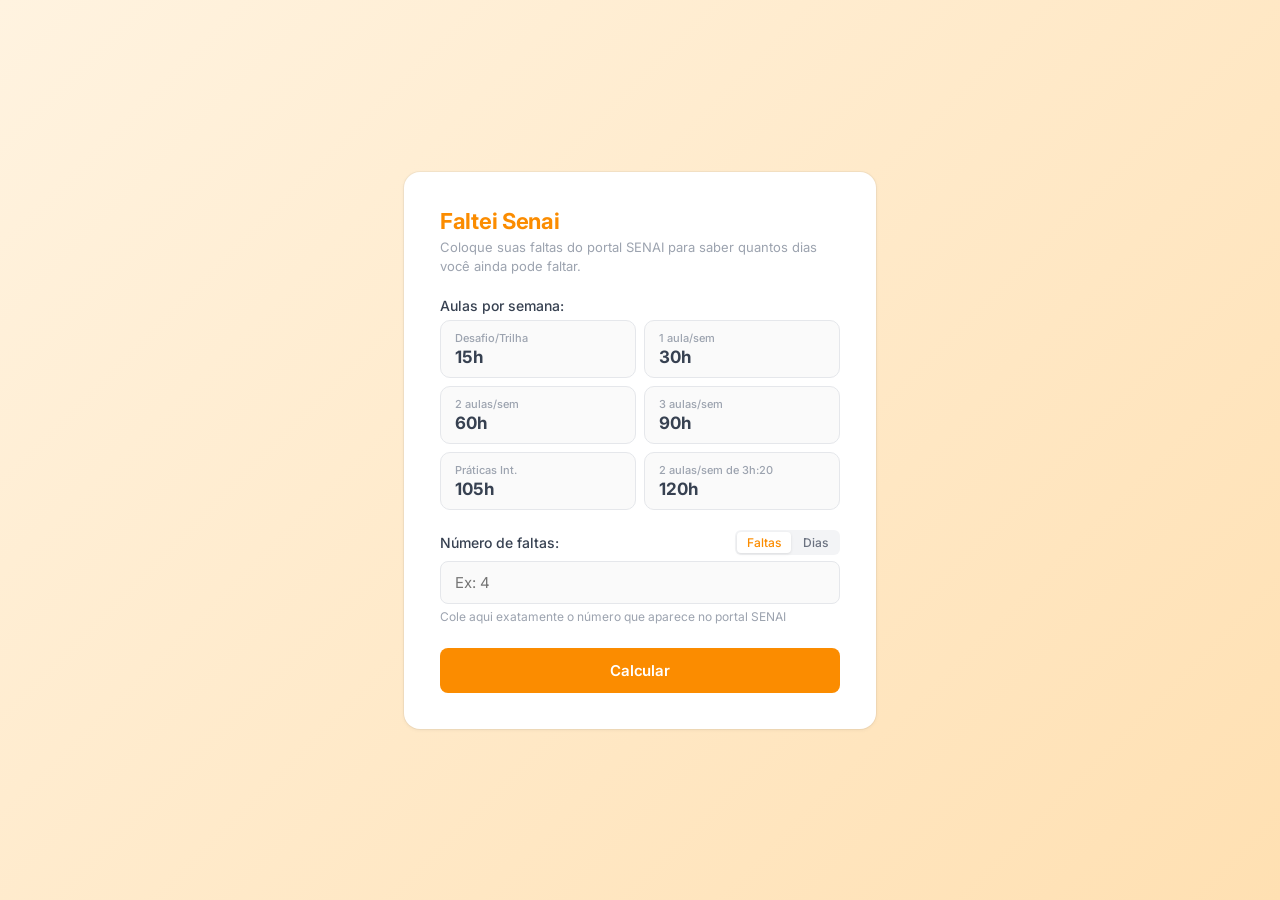
<file: index.html>
<!DOCTYPE html>
<html lang="pt-BR">
<head>
  <meta charset="UTF-8" />
  <meta name="viewport" content="width=device-width, initial-scale=1.0" />
  <meta name="description" content="Faltei Senai: Calculadora para descobrir quantas faltas você ainda tem." />
  <meta name="keywords" content="faltei senai, faltas senai, calculadora faltas, senai faltas, falteisenai" />
  <title>Faltei Senai - Calculadora de Faltas</title>
  <link rel="canonical" href="https://victorbarretoandrade.github.io/FalteiSenai/" />
  <link rel="stylesheet" href="style.css" />
</head>
<body>
  <div class="container">
    <h1>Faltei Senai</h1>

    <p class="intro">Coloque suas faltas do portal SENAI para saber quantos dias você ainda pode faltar.</p>

    <!-- Seletor de carga horária -->
    <label>Aulas por semana:</label>
    <div class="opcoes-grade">
      <button class="opcao-btn" data-horas="15" data-faltas-por-dia="2" onclick="selecionarHoras(this)">
        <span class="opcao-label">Desafio/Trilha</span>
        <span class="opcao-horas">15h</span>
      </button>
      <button class="opcao-btn" data-horas="30" data-faltas-por-dia="2" onclick="selecionarHoras(this)">
        <span class="opcao-label">1 aula/sem</span>
        <span class="opcao-horas">30h</span>
      </button>
      <button class="opcao-btn" data-horas="60" data-faltas-por-dia="2" onclick="selecionarHoras(this)">
        <span class="opcao-label">2 aulas/sem</span>
        <span class="opcao-horas">60h</span>
      </button>
      <button class="opcao-btn" data-horas="90" data-faltas-por-dia="2" onclick="selecionarHoras(this)">
        <span class="opcao-label">3 aulas/sem</span>
        <span class="opcao-horas">90h</span>
      </button>
      <button class="opcao-btn" data-horas="105" data-faltas-por-dia="2" onclick="selecionarHoras(this)">
        <span class="opcao-label">Práticas Int.</span>
        <span class="opcao-horas">105h</span>
      </button>
      <button class="opcao-btn" data-horas="120" data-faltas-por-dia="4" onclick="selecionarHoras(this)">
        <span class="opcao-label">2 aulas/sem de 3h:20</span>
        <span class="opcao-horas">120h</span>
      </button>
    </div>

    <!-- Faltas -->
    <div class="campo-faltas-header">
      <label for="faltasa" id="label-faltasa">Número de faltas:</label>
      <div class="toggle-mode">
        <button id="btn-faltas" class="mode-btn active" onclick="setMode('faltas')">Faltas</button>
        <button id="btn-dias" class="mode-btn" onclick="setMode('dias')">Dias</button>
      </div>
    </div>
    <input type="number" id="faltasa" placeholder="Ex: 4" min="0" step="1" />
    <small class="hint" id="hint-faltasa">Cole aqui exatamente o número que aparece no portal SENAI</small>

    <button onclick="calcular()">Calcular</button>

    <div id="resultado"></div>
  </div>

  <script src="script.js"></script>
</body>
</html>
</file>
<file: style.css>
@import url('https://fonts.googleapis.com/css2?family=Inter:wght@400;500;600;700&display=swap');

body {
  background: linear-gradient(135deg, #fff3e0 0%, #ffe0b2 100%);
  font-family: 'Inter', sans-serif;
  display: flex;
  align-items: center;
  justify-content: center;
  min-height: 100vh;
  margin: 0;
  padding: 24px;
  box-sizing: border-box;
  color: #1a1a1a;
}

.container {
  background: #ffffff;
  padding: 36px;
  border-radius: 16px;
  box-shadow: 0 1px 4px rgba(0, 0, 0, 0.06), 0 0 0 1px rgba(0, 0, 0, 0.04);
  width: 100%;
  max-width: 400px;
}

h1 {
  color: #fb8c00;
  margin: 0 0 4px;
  font-weight: 700;
  font-size: 22px;
  letter-spacing: -0.3px;
}

.intro {
  margin: 0 0 20px;
  font-size: 13px;
  line-height: 1.5;
  color: #9ca3af;
}

/* Seletor de carga horária */
.opcoes-grade {
  display: grid;
  grid-template-columns: 1fr 1fr;
  gap: 8px;
  margin-bottom: 4px;
}

.opcao-btn {
  background: #fafafa;
  border: 1px solid #e5e7eb;
  border-radius: 10px;
  padding: 10px 14px;
  cursor: pointer;
  display: flex;
  flex-direction: column;
  align-items: flex-start;
  gap: 2px;
  font-family: 'Inter', sans-serif;
  width: 100%;
  margin: 0;
  text-align: left;
  transition: border-color 0.15s, background 0.15s, box-shadow 0.15s;
}

.opcao-btn--full {
  grid-column: 1 / -1;
  align-items: center;
  justify-content: center;
}

.opcao-btn:hover {
  border-color: #fb8c00;
  background: #fff7ed;
}

.opcao-btn.active {
  border-color: #fb8c00;
  background: #fff7ed;
  box-shadow: 0 0 0 3px rgba(251, 140, 0, 0.12);
}

.opcao-label {
  font-size: 11px;
  color: #9ca3af;
  font-weight: 500;
}

.opcao-btn.active .opcao-label {
  color: #c2410c;
}

.opcao-horas {
  font-size: 17px;
  font-weight: 700;
  color: #374151;
}

.opcao-btn.active .opcao-horas {
  color: #fb8c00;
}

/* Label + toggle lado a lado */
.campo-faltas-header {
  display: flex;
  align-items: center;
  justify-content: space-between;
  margin: 20px 0 6px;
}

.campo-faltas-header label {
  margin: 0;
}

.toggle-mode {
  display: flex;
  background: #f3f4f6;
  border-radius: 6px;
  padding: 2px;
  gap: 2px;
}

.mode-btn {
  background: transparent;
  color: #6b7280;
  border: none;
  padding: 3px 10px;
  font-size: 12px;
  font-weight: 500;
  cursor: pointer;
  width: auto;
  margin: 0;
  border-radius: 4px;
  font-family: 'Inter', sans-serif;
  transition: background 0.15s, color 0.15s, box-shadow 0.15s;
}

.mode-btn:hover {
  color: #374151;
}

.mode-btn.active {
  background: #ffffff;
  color: #fb8c00;
  box-shadow: 0 1px 3px rgba(0, 0, 0, 0.1);
}

.hint {
  display: block;
  font-size: 12px;
  color: #9ca3af;
  margin: 5px 0 0;
  text-align: left;
}

.resultado-detalhe {
  display: block;
  font-size: 13px;
  font-weight: 400;
  opacity: 0.75;
  margin-top: 6px;
}

/* Inputs e labels */
label {
  display: block;
  margin: 20px 0 6px;
  color: #374151;
  font-weight: 500;
  font-size: 14px;
  text-align: left;
}

#label-faltasa {
  margin: 0;
}

input {
  width: 100%;
  padding: 11px 14px;
  border: 1px solid #e5e7eb;
  border-radius: 8px;
  font-size: 15px;
  box-sizing: border-box;
  background: #fafafa;
  color: #1a1a1a;
  font-family: 'Inter', sans-serif;
  transition: border-color 0.2s, box-shadow 0.2s, background 0.2s;
}

input:focus {
  border-color: #fb8c00;
  outline: none;
  box-shadow: 0 0 0 3px rgba(251, 140, 0, 0.12);
  background: #ffffff;
}

button[onclick="calcular()"] {
  background-color: #fb8c00;
  color: white;
  border: none;
  width: 100%;
  padding: 13px;
  border-radius: 8px;
  font-size: 15px;
  font-weight: 600;
  margin-top: 24px;
  cursor: pointer;
  font-family: 'Inter', sans-serif;
  letter-spacing: -0.1px;
  transition: background 0.2s, transform 0.1s;
}

button[onclick="calcular()"]:hover {
  background-color: #f57c00;
}

button[onclick="calcular()"]:active {
  transform: scale(0.99);
}

/* Resultado */
#resultado {
  margin-top: 20px;
  font-size: 15px;
  font-weight: 500;
  padding: 16px;
  border-radius: 10px;
  line-height: 1.5;
  text-align: left;
  display: none;
}

#resultado:not(:empty) {
  display: block;
}

.resultado-ok {
  background-color: #f0fdf4;
  color: #166534;
  border: 1px solid #bbf7d0;
}

.resultado-alerta {
  background-color: #fffbeb;
  color: #92400e;
  border: 1px solid #fde68a;
}

.resultado-erro {
  background-color: #fef2f2;
  color: #991b1b;
  border: 1px solid #fecaca;
}

@media (max-width: 480px) {
  body {
    align-items: flex-start;
    padding: 20px 16px;
  }

  .container {
    padding: 24px 20px;
    border-radius: 12px;
  }
}
</file>
